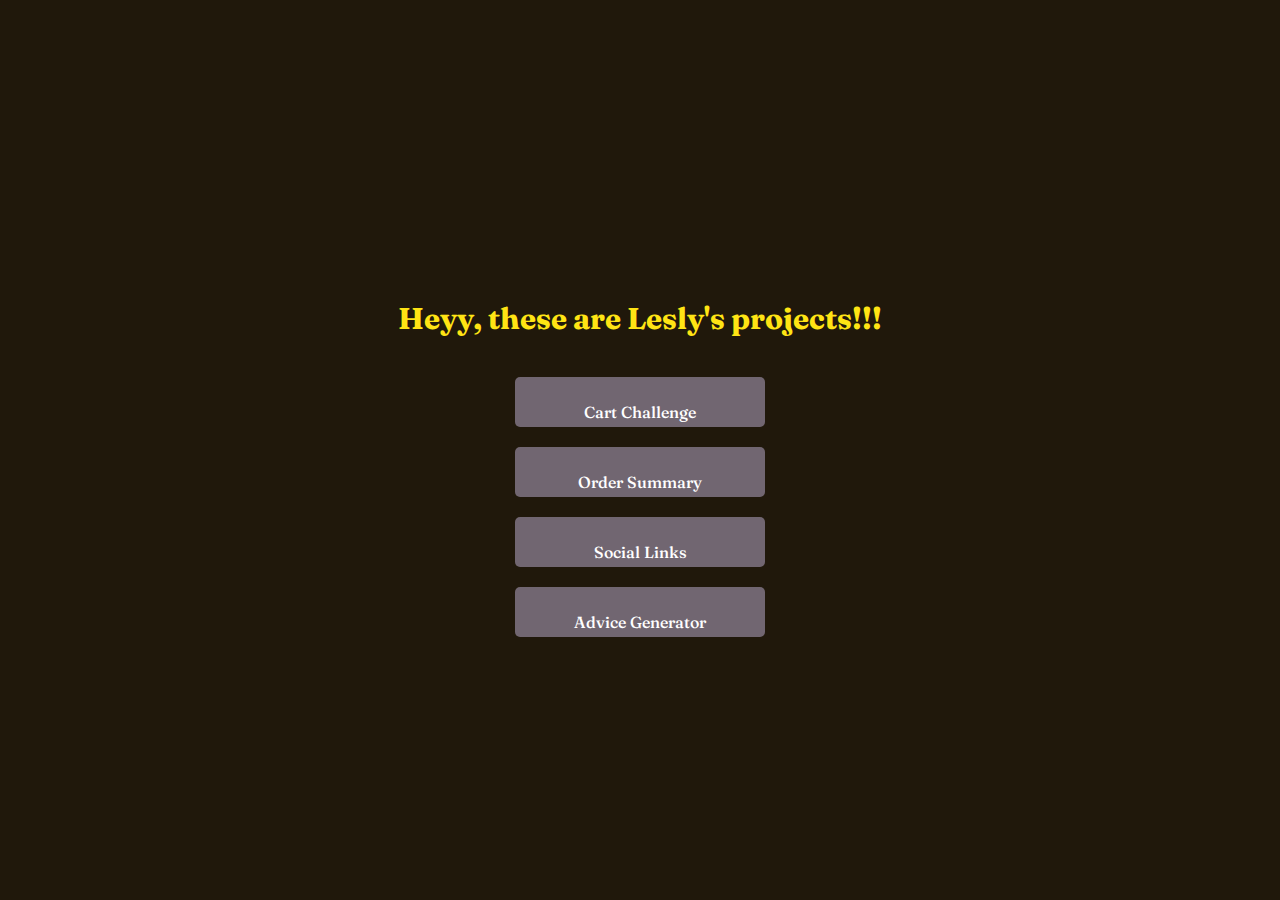
<file: index.html>
<!DOCTYPE html>
<html>
  <head>
    <meta charset="UTF-8" />
    <meta http-equiv="X-UA-Compatible" content="IE=edge" />
    <meta name="viewport" content="width=device-width, initial-scale=1.0" />
    <title>Lesly's projects</title>
    <link rel="stylesheet" href="styles.css" />
  </head>
  <body>
    <h1>Heyy, these are Lesly's projects!!!</h1>
    <ul>
      <li><a href="Cart_challenge/index.html" class="btn">Cart Challenge</a></li>
      <li><a href="Order_summary/index.html" class="btn">Order Summary</a></li>
      <li><a href="social_links_profile/index.html" class="btn">Social Links</a></li>
      <li><a href="advice_generator/index.html"class="btn">Advice Generator</a></li>
    </ul>    
  </body>
</html>
</file>
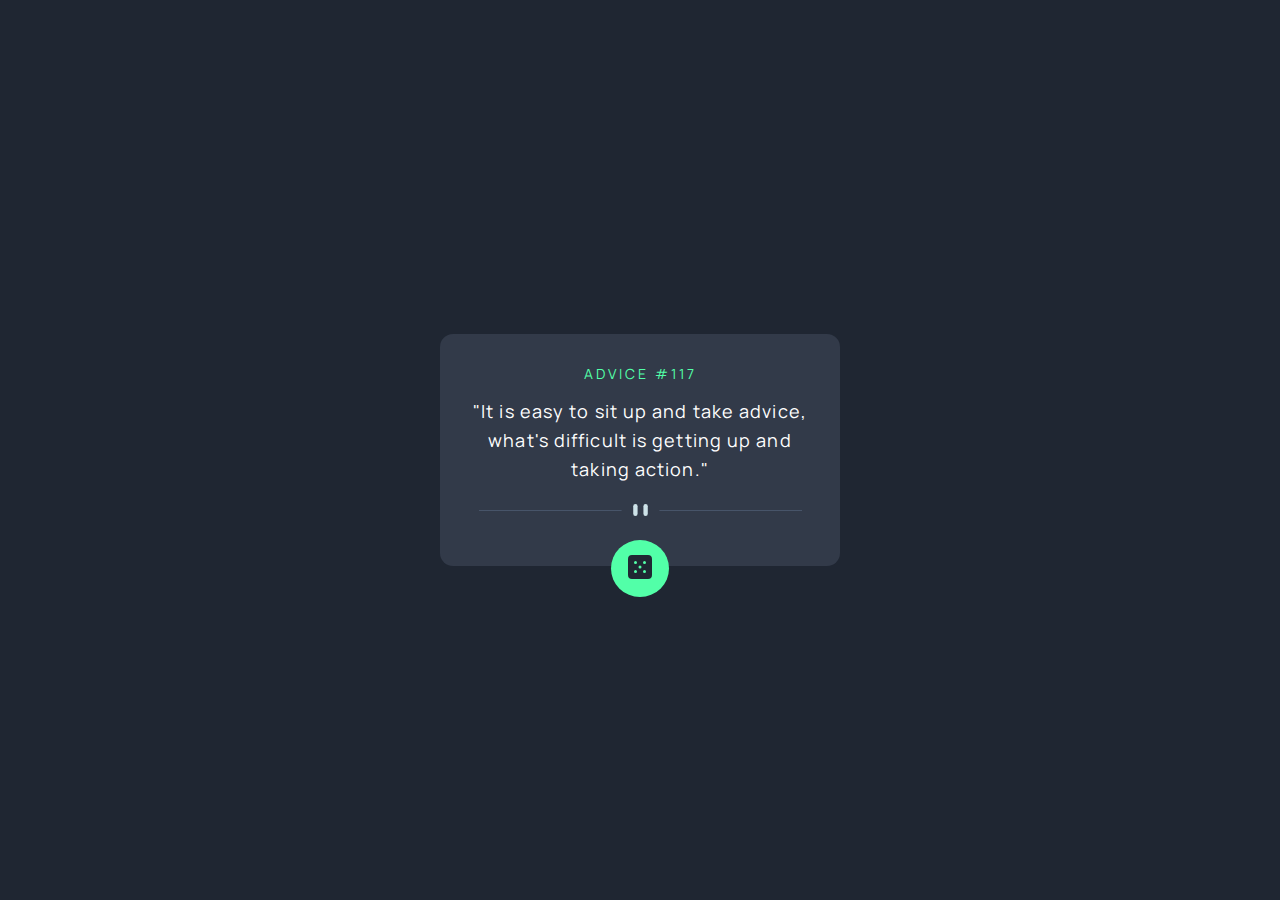
<file: advice_generator/index.html>
<!DOCTYPE html>
<html>
  <head>
    <meta charset="UTF-8" />
    <meta http-equiv="X-UA-Compatible" content="IE=edge" />
    <meta name="viewport" content="width=device-width, initial-scale=1.0" />
    <title>Advice Generator</title>
    <link rel="stylesheet" href="style.css">
  </head>
  <body>
    <div class="card" id="card">
    <p class="title">advice #<span id="adviceId">117</span></p>
    <div class="advice" id="adviceText">
        "It is easy to sit up and take advice, what's difficult is getting up and taking action."
    </div>
    <img src="pattern-divider-desktop.svg" class="divider_desktop" alt="" role="presentation" />
    <button id="btn" class="btn">
      <img src="icon-dice.svg" alt="" />
    </button>
  </div>
    </body>
</file>
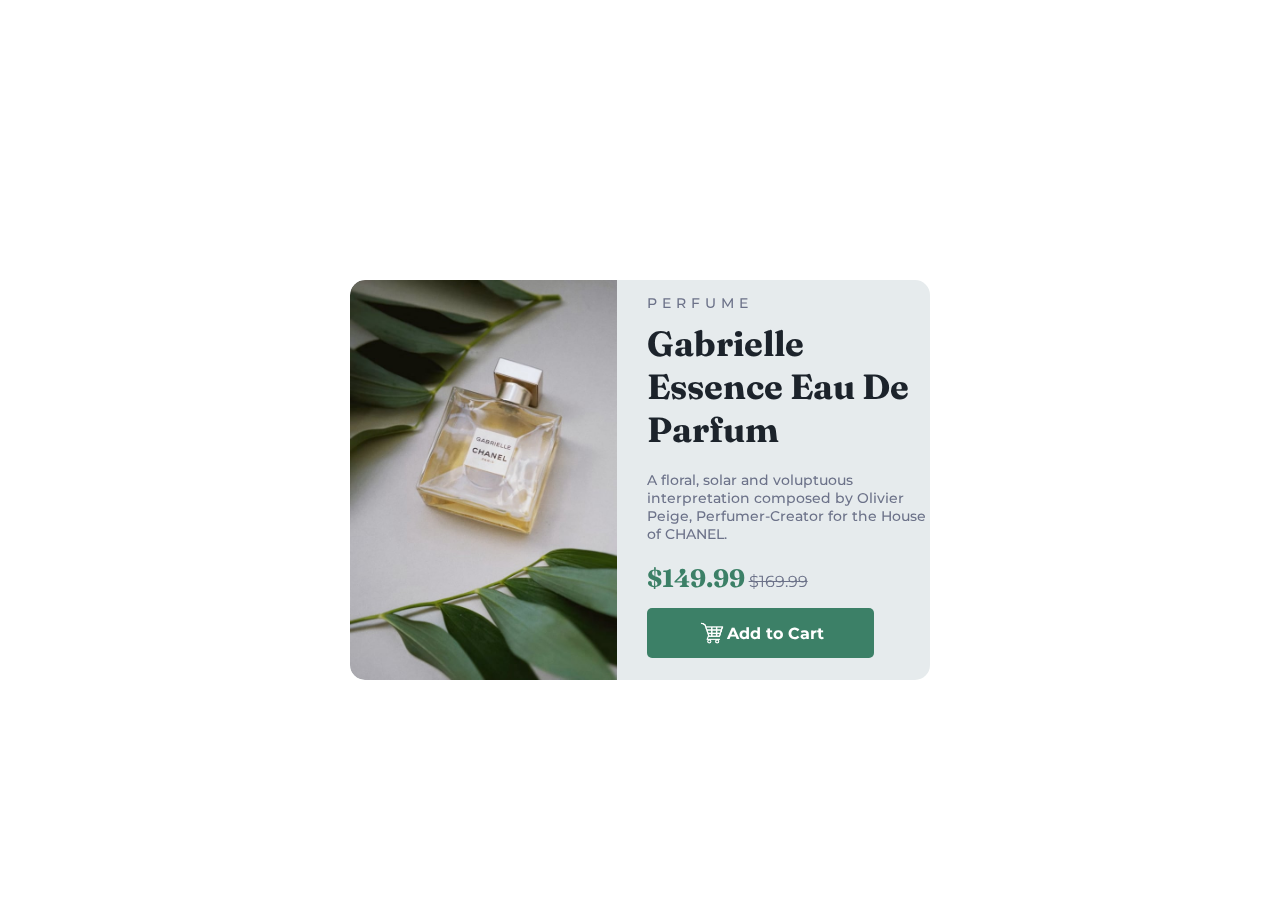
<file: Cart_challenge/index.html>
<!DOCTYPE html>
<html lang="en">
  <head>
    <meta charset="UTF-8" />
    <meta http-equiv="X-UA-Compatible" content="IE=edge" />
    <meta name="viewport" content="width=device-width, initial-scale=1.0" />
    <title>Frontend Mentor | Product preview card component</title>
    <link rel="stylesheet" href="style.css" />
  </head>
  <body>
    <div class="BOX">
      <img src="perfume.jpg" height="400" width="500" alt="Perfume image" />
      <div class="text">
        <h6 class="title">PERFUME</h6>
        <h2 class="Name">Gabrielle Essence Eau De Parfum</h2>
        <p class="Description">
          A floral, solar and voluptuous interpretation composed by Olivier
          Peige, Perfumer-Creator for the House of CHANEL.
        </p>
          <p class="price">
            <span class="current-price">$149.99</span>
            <span class="original-price">$169.99</span>
          </p>
          <button class="cart-btn">
            <img src="cartt.png" height="30" width="30" alt="cart icon"> Add to Cart
      </button>
        </div>
      </div>
    </div>
  </body>
</html>
</file>
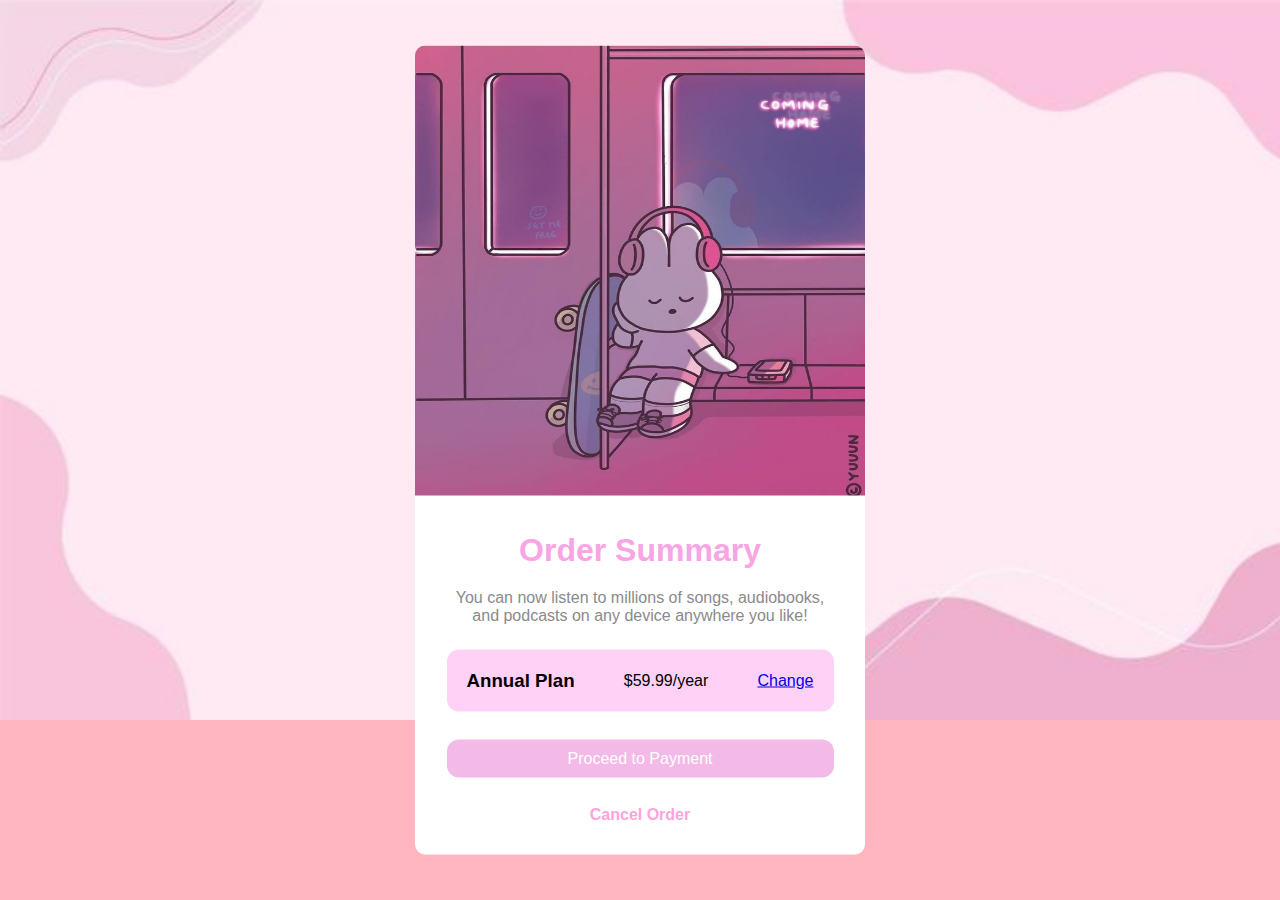
<file: Order_summary/index.html>
<!DOCTYPE html>
<html>
  <head>
    <meta charset="UTF-8" />
    <meta http-equiv="X-UA-Compatible" content="IE=edge" />
    <meta name="viewport" content="width=device-width, initial-scale=1.0" />
    <title>Order Summary</title>
    <link rel="stylesheet" href="style.css">
  </head>
  <body>
    <div class = "BOX">
        <img src="music.jpeg" height="450" width="450" alt="Music">
        <div class = "text">
            <h1 class = "title"> Order Summary</h1>
            <p class = "phrase">
                You can now listen to millions of songs, audiobooks, and podcasts on any
                device anywhere you like!
            </p>
            
            <div class="plan-details">
                <h3>Annual Plan</h3>
                <p>$59.99/year</p>
                <a href="#">Change</a>
            </div>
            <div class="action-buttons">
                <br>
                <a href="#" class="proceed-btn">Proceed to Payment</a>
                <br>
                <a href="#" class="cancel-btn">Cancel Order</a>
            </div>
        </div>
    </div>
    </body>
</html>
</file>
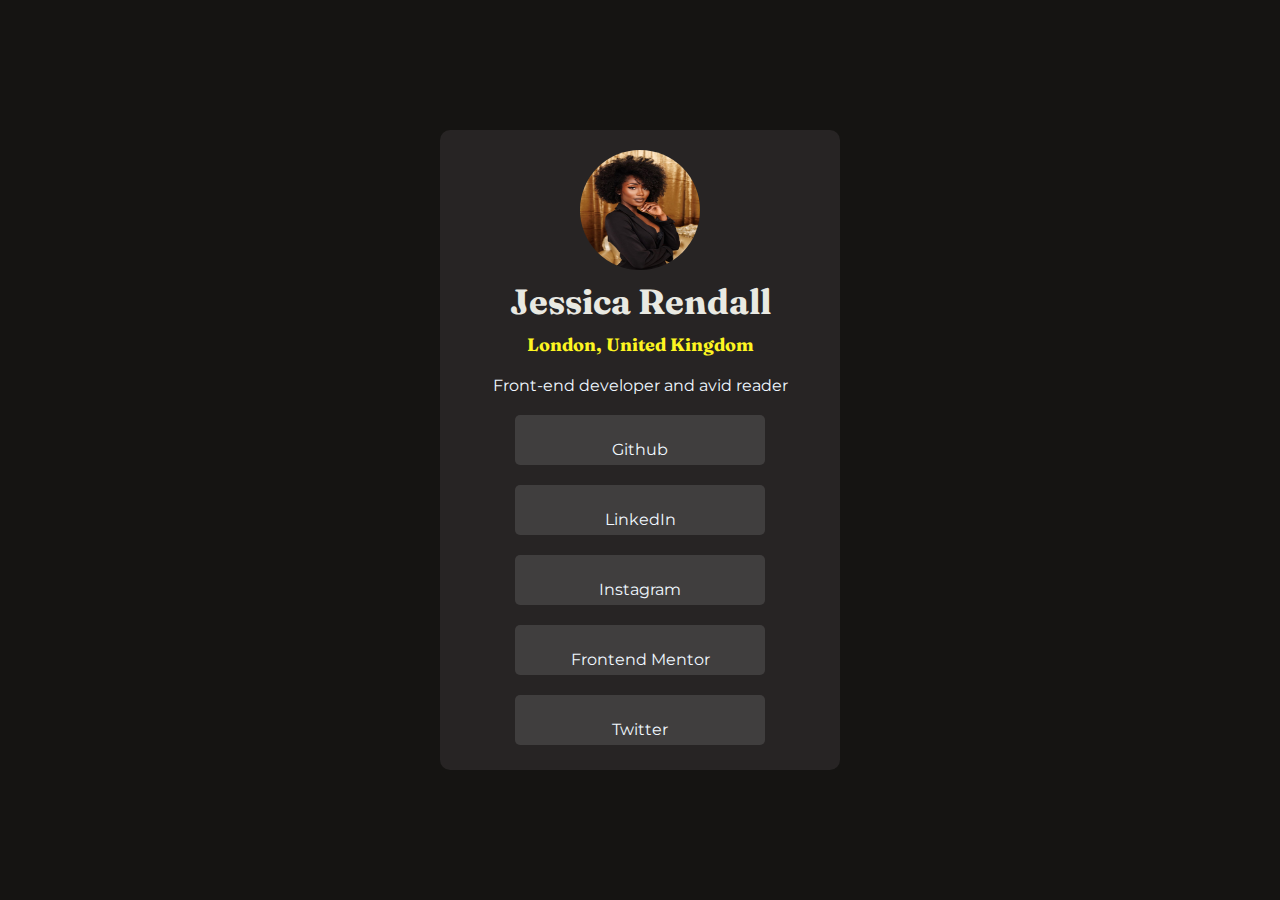
<file: social_links_profile/index.html>
<!DOCTYPE html>
<html>
  <head>
    <meta charset="UTF-8" />
    <meta http-equiv="X-UA-Compatible" content="IE=edge" />
    <meta name="viewport" content="width=device-width, initial-scale=1.0" />
    <title>Links Profile</title>
    <link rel="stylesheet" href="styles.css" />
  </head>
  <body>
    <div class="container">
      <img src="picture.jpeg" height="120" width="120" alt="profile picture" />
      <h2 class="name">Jessica Rendall</h2>
      <p class="location">London, United Kingdom</p>
      <p class="occupation">Front-end developer and avid reader</p>
      <ul>
        <li>
          <a href="https://github.com/mawunammm" class="btn github">Github</a>
        </li>
        <li>
          <a
            href="https://www.linkedin.com/in/lesly-megnassan-2019292a4?utm_source=share&utm_campaign=share_via&utm_content=profile&utm_medium=ios_app"
            class="btn linkedin"
            >LinkedIn</a
          >
        </li>
        <li>
          <a
            href="https://www.instagram.com/mawunamm?igsh=MTJtajIxY3g1Z2tiNg%3D%3D&utm_source=qr"
            class="btn instagram"
            >Instagram</a
          >
        </li>
        <li>
          <a
            href="https://www.frontendmentor.io/profile/mawunammm"
            class="btn frontendmentor"
            >Frontend Mentor</a
          >
        </li>
        <li><a href="https://x.com/l_sly8" class="btn twitter">Twitter</a></li>
      </ul>
    </div>
  </body>
</html>
</file>
<file: styles.css>
@import url("https://fonts.googleapis.com/css2?family=Fraunces:opsz,wght@9..144,700&family=Montserrat:wght@500;700&display=swap");
* {
  margin: 0;
  padding: 0;
  box-sizing: border-box;
}
body {
  font-family: "Fraunces";
  background-color: rgb(32, 24, 11);
  font-weight: 500;
  font-size: 30px;
  margin: 0;
  padding: 0;
}

h1 {
  font-size: 30px;
  color: rgb(255, 228, 20);
  text-align: center;
  margin-top: 300px;
  margin-bottom: 30px;
}

ul {
  display: flex;
  flex-direction: column;
  align-items: center;
  justify-content: center;
  list-style-type: none;
}

.btn {
  display: inline-block;
  padding: 10px;
  margin: 10px;
  color: #fff;
  font-weight: 500;
  font-size: 50px;
  background-color: #716671;
  border: none;
  border-radius: 5px;
  text-decoration: none;
  font-size: 16px;
  text-align: center;
  cursor: pointer;
  transition: 0.3s ease;
  width: 250px;
  height: 50px;
  line-height: 50px;
}

.btn:hover {
  background-color: #c8c817;
}
</file>
<file: advice_generator/style.css>
@import url('https://fonts.googleapis.com/css2?family=Manrope:wght@800&display=swap');

* {
    margin: 0;
    padding: 0;
    box-sizing: border-box;
}

body {
    font-family: 'Manrope', sans-serif;
    background: hsl(218, 23%, 16%);
    display: flex;
    justify-content: center;
    align-items: center;
    min-height: 100vh;
}

.card {
    background: hsl(217, 19%, 24%);
    max-width: 400px;
    margin: 0 auto;
    text-align: center;
    padding: 30px;
    border-radius: 13px;
    position: relative;
}

.title {
    color: hsl(150, 100%, 66%);
    text-transform: uppercase;
    font-size: 14px;
    letter-spacing: 3px;
    padding-bottom: 14px;
}

.advice{
    color: white;
    font-size: 18px;
    line-height: 1.6;
    letter-spacing: 1.1px;
    margin-bottom: 20px;
}

.divider_desktop{
    width: 95%;
    margin: 0 auto;
    display: block;
    margin-bottom: 20px;
}
.btn{
    position: absolute;
    left: 50%;
    bottom: -31px;
    transform: translateX(-50%);
    background: hsl(150, 100%, 66%);
    padding: 15px 17px;
    border-radius: 50%;
    border: none;
    cursor: pointer;
}
</file>
<file: Cart_challenge/style.css>
@import url("https://fonts.googleapis.com/css2?family=Fraunces:opsz,wght@9..144,700&family=Montserrat:wght@500;700&display=swap");
* {
  margin: 0;
  padding: 0;
  box-sizing: border-box;
}

body {
  font-family: "Montserrat", sans-serif;
  background-color: hsl(30, 38, 92);
}

.BOX {
  display: flex;
  position: fixed;
  width: 580px;
  height: 400px;
  background-color: rgb(230, 235, 237);
  margin: 30px auto;
  max-width: 700px;
  left: 50%;
  top: 50%;
  transform: translate(-50%, -50%);
  clear: both;
  border-radius: 15px;
  overflow: hidden;
}
img {
  border-top-left-radius: 15px;
  border-bottom-left-radius: 15px;
}

.title {
  color: hsl(228, 12%, 48%);
  font-weight: 500;
  font-size: 14px;
  margin-top: 14px;
  margin-bottom: 10px;
  margin-left: 30px;
  letter-spacing: 5px;
}
h2.Name {
  font-family: "Fraunces";
  font-weight: 700;
  font-size: 35px;
  color: hsl(212, 21%, 14%);
  margin-bottom: 20px;
  margin-left: 30px;
}

.text p.Description {
  font-family: "Montserrat";
  font-size: 14px;
  font-weight: 500;
  color: hsl(228, 12%, 48%);
  margin-bottom: 20px;
  margin-left: 30px;
}

.current-price {
    font-weight: bold;
    font-family: "Fraunces";
    color: hsl(158, 36%, 37%);
    font-size: 25px;
    margin-left: 30px;
}

.original-price {
    text-decoration: line-through;
    color: hsl(228, 12%, 48%);
}

.cart-btn {
    margin-left: 30px;
    font-family: "Montserrat";
    font-weight: 700;
    margin-top: 15px;
    background-color:hsl(158, 36%, 37%);
    color: white;
    border: none;
    border-radius: 5px; 
    padding: 10px 50px;
    font-size: 16px;
    cursor: pointer;
    display: flex;
    align-items: center;
}

.cart-btn:hover {
    background-color: #356a5b;
}

.cart {
    width: auto; 
    margin-left: 15px;
}
</file>
<file: Order_summary/style.css>
@import url('https://fonts.google.com/share?selection.family=Josefin+Sans:ital,wght@0,100..700;1,100..700');

* {
    margin: 0;
    padding: 0;
    box-sizing: border-box;
}

body {
    font-family: 'Josefin Sans',
        sans-serif;
    background-image : url(back.jpeg);
    background-repeat: no-repeat;
    background-size:cover;
    background-color: lightpink;
}

.BOX {
    position: absolute;
    left: 50%;
    top: 50%;
    transform: translate(-50%, -50%);
    max-width: 450px;
    background: white;
    border-radius: 10px;
    overflow: hidden;
}

.text{
    padding: 7%;
    text-align: center;
}

.title {
    color: hsl(315, 87%, 81%);
    font-weight: 900;
    font-size: 32px;
    margin-bottom: 20px;
}

.text p.phrase {
    color: #8a8a8a;
    margin-bottom: 25px;
}

.plan-details{
    background-color: hsl(311, 100%, 91%);
    border-radius: 12px;
    display: flex;
    padding: 20px;
    align-items: center;
    justify-content: space-between;
}

a.proceed-btn {
    display: block;
    text-decoration: none;
    color: white;
    background-color: hsl(313, 71%, 84%);
    padding: 10px 0;
    border-radius: 12px;
    margin: 10px 0;
    transition: background-color .3s ease;
}

a.proceed-btn:hover {
    background-color: hsl(323, 59%, 67%);
}

a.cancel-btn {
    color: hsl(323, 100%, 82%);
    text-decoration: none;
    font-weight: 900;
    transition: color .3s ease;
}

a.cancel-btn:hover {
    color: hsl(334, 91%, 68%);
}
</file>
<file: social_links_profile/styles.css>
@import url("https://fonts.googleapis.com/css2?family=Fraunces:opsz,wght@9..144,700&family=Montserrat:wght@500;700&display=swap");
* {
  margin: 0;
  padding: 0;
  box-sizing: border-box;
}

body {
  font-family: "Montserrat", sans-serif;
  background-color: rgb(21, 20, 18);
}

.container {
  position: fixed;
  left: 50%;
  height: 640px;
  width: 400px;
  top: 50%;
  transform: translate(-50%, -50%);
  max-width: 500px;
  background: rgb(39, 36, 36);
  border-radius: 10px;
  overflow: hidden;
}

img {
  border-radius: 50%;
  display: block;
  margin-top: 20px;
  margin-left: auto;
  margin-right: auto;
  margin-bottom: 10px;
}
h2.name {
  font-family: "Fraunces";
  font-weight: 700;
  font-size: 35px;
  color: hsl(60, 14%, 90%);
  margin-bottom: 10px;
  text-align: center;
}

p.location {
  font-family: "Fraunces";
  font-weight: 700;
  font-size: 18px;
  color: hsl(58, 98%, 56%);
  margin-bottom: 20px;
  text-align: center;
}

p.occupation {
  text-align: center;
  color: aliceblue;
  margin-bottom: 10px;
}

ul {
  display: flex;
  flex-direction: column;
  align-items: center;
  justify-content: center;
  list-style-type: none;
}

.btn {
  display: inline-block;
  padding: 10px;
  margin: 10px;
  background-color: black;
  border: none;
  border-radius: 5px;
  text-decoration: none;
  font-size: 16px;
  text-align: center;
  cursor: pointer;
  transition: 0.3s ease;
  width: 250px;
  height: 50px;
  line-height: 50px;
}

.github {
  background-color: rgb(64, 62, 62);
  color: aliceblue;
}

.linkedin {
  background-color: rgb(64, 62, 62);
  color: aliceblue;
}

.instagram {
  background-color: rgb(64, 62, 62);
  color: aliceblue;
}

.frontendmentor {
  background-color: rgb(64, 62, 62);
  color: aliceblue;
}

.twitter {
  background-color: rgb(64, 62, 62);
  color: aliceblue;
}

.btn:hover {
  background-color: rgb(184, 199, 41);
}
</file>
